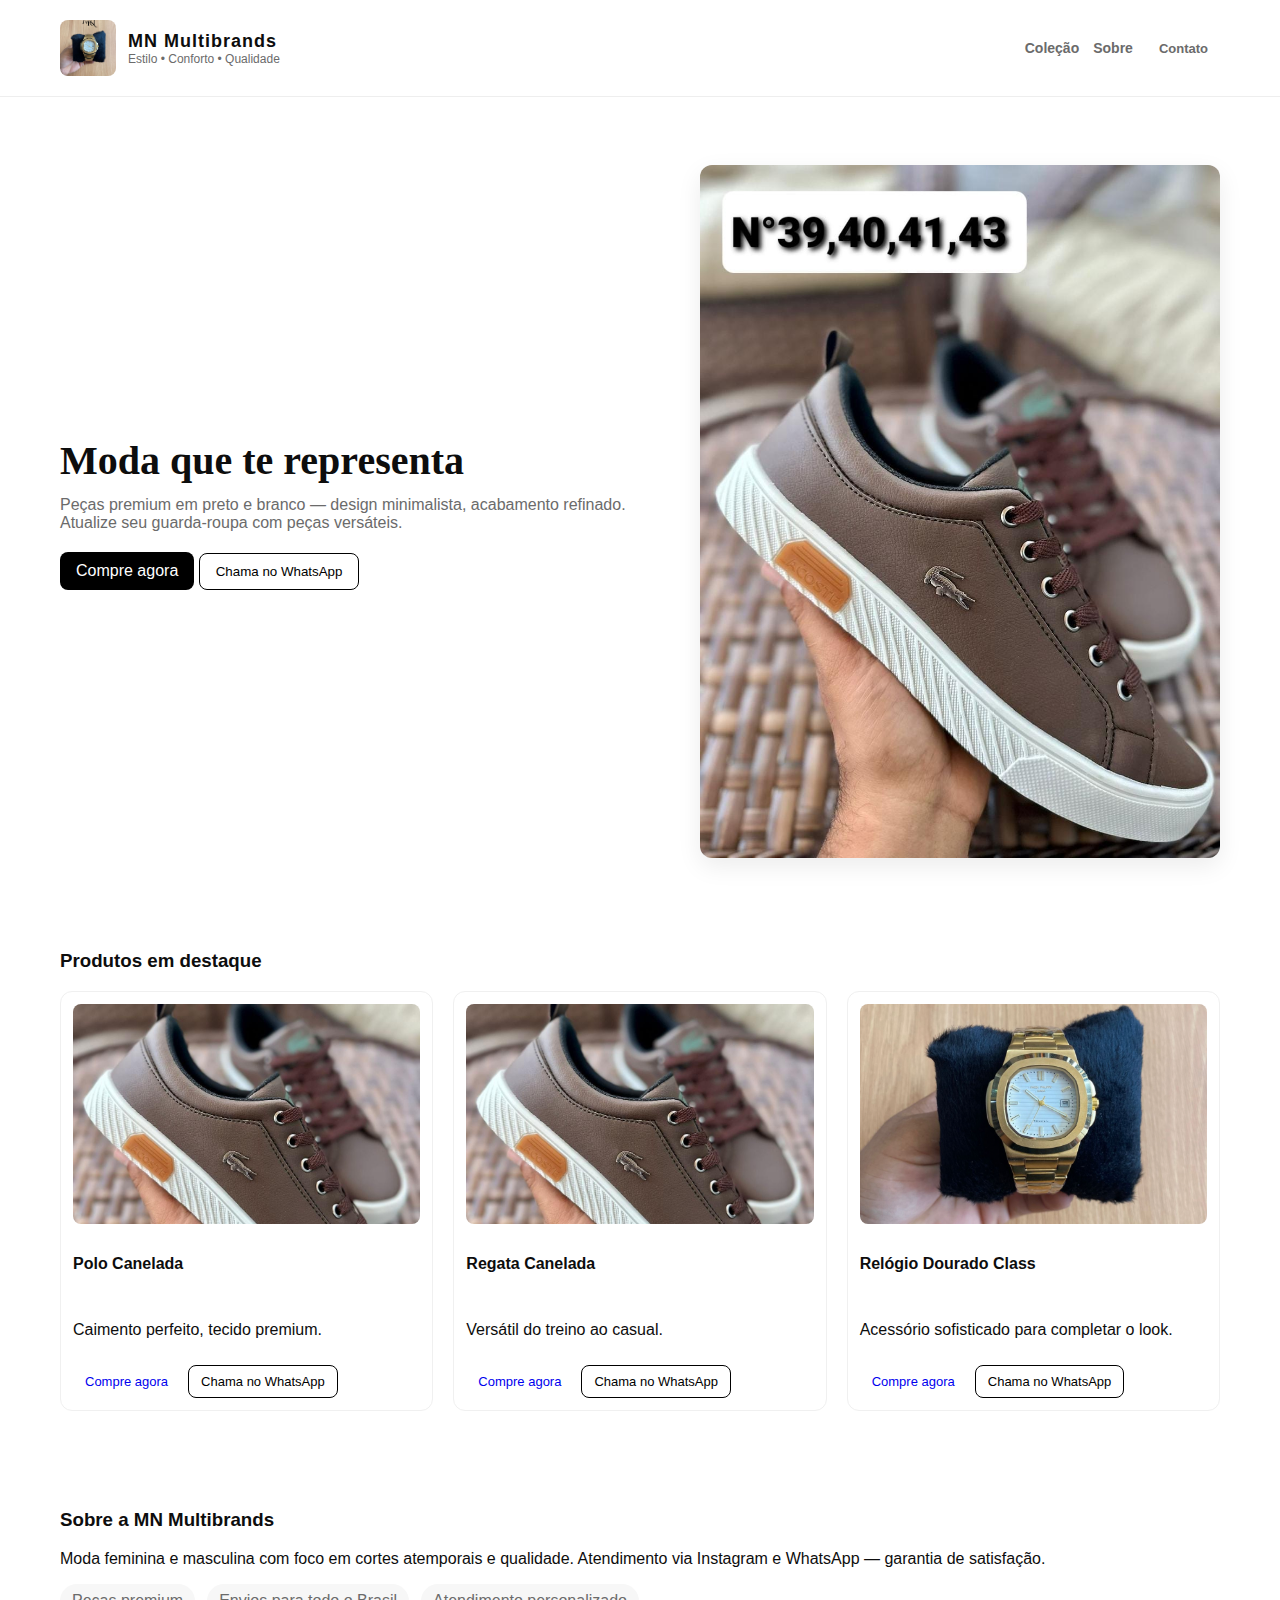
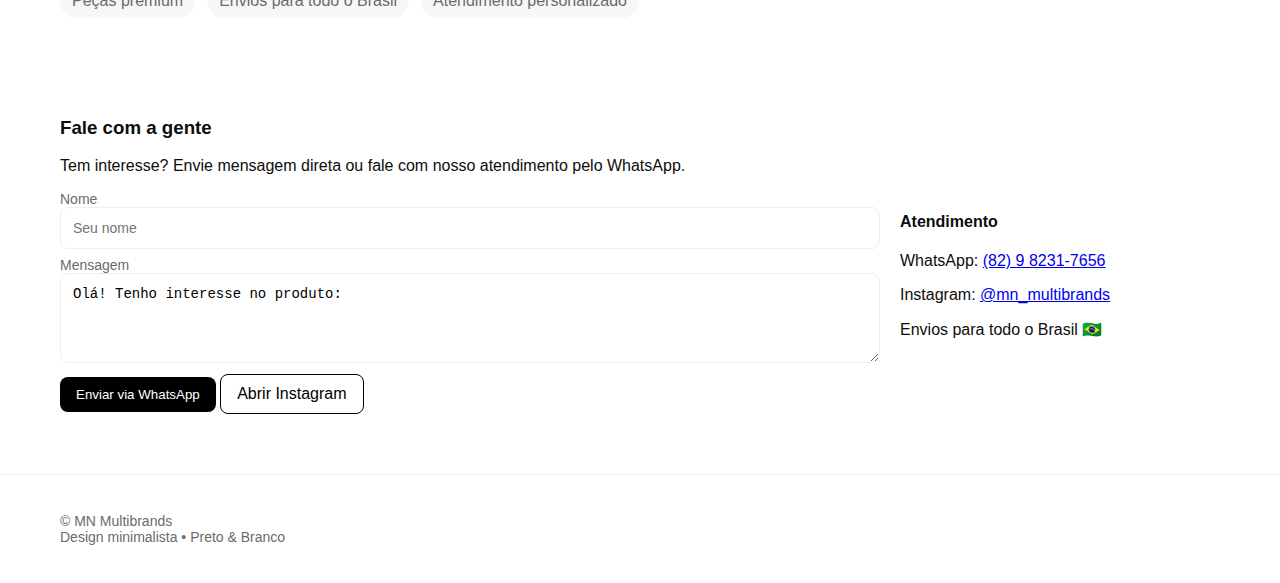
<file: index.html>
<!doctype html>
<html lang="pt-BR">
<head>
  <meta charset="utf-8" />
  <meta name="viewport" content="width=device-width,initial-scale=1" />
  <title>MN Multibrands — Moda & Estilo</title>
  <meta name="description" content="MN Multibrands — Moda masculina e feminina. Peças premium, looks versáteis e envio para todo o Brasil." />
  <link rel="stylesheet" href="style.css" />
</head>
<body>
  <header class="site-header">
    <div class="container header-inner">
      <div class="brand">
        <img src="images/logo.png" alt="MN Multibrands" class="logo" />
        <div>
          <h1>MN Multibrands</h1>
          <p class="tag">Estilo • Conforto • Qualidade</p>
        </div>
      </div>

      <nav class="nav">
        <a href="#colecao">Coleção</a>
        <a href="#sobre">Sobre</a>
        <a href="#contato" class="btn small">Contato</a>
      </nav>
    </div>
  </header>

  <main>
    <section class="hero">
      <div class="container hero-grid">
        <div class="hero-left">
          <h2>Moda que te representa</h2>
          <p class="lead">Peças premium em preto e branco — design minimalista, acabamento refinado. Atualize seu guarda-roupa com peças versáteis.</p>
          <div class="actions">
            <a class="btn primary" href="#colecao">Compre agora</a>
            <button class="btn outline" onclick="openWhatsApp()">Chama no WhatsApp</button>
          </div>
        </div>
        <div class="hero-right">
          <img src="images/prod1.jpg" alt="Coleção MN" class="hero-photo" />
        </div>
      </div>
    </section>

    <section id="colecao" class="container colecao">
      <h3>Produtos em destaque</h3>
      <div class="cards">
        <article class="card">
          <img src="images/prod1.jpg" alt="Produto 1" />
          <h4>Polo Canelada</h4>
          <p>Caimento perfeito, tecido premium.</p>
          <div class="card-actions">
            <a class="btn small" href="#contato">Compre agora</a>
            <button class="btn outline small" onclick="openWhatsApp('Polo Canelada')">Chama no WhatsApp</button>
          </div>
        </article>

        <article class="card">
          <img src="images/prod2.jpg" alt="Produto 2" />
          <h4>Regata Canelada</h4>
          <p>Versátil do treino ao casual.</p>
          <div class="card-actions">
            <a class="btn small" href="#contato">Compre agora</a>
            <button class="btn outline small" onclick="openWhatsApp('Regata Canelada')">Chama no WhatsApp</button>
          </div>
        </article>

        <article class="card">
          <img src="images/prod3.jpg" alt="Produto 3" />
          <h4>Relógio Dourado Class</h4>
          <p>Acessório sofisticado para completar o look.</p>
          <div class="card-actions">
            <a class="btn small" href="#contato">Compre agora</a>
            <button class="btn outline small" onclick="openWhatsApp('Relógio Dourado Class')">Chama no WhatsApp</button>
          </div>
        </article>
      </div>
    </section>

    <section id="sobre" class="container about">
      <h3>Sobre a MN Multibrands</h3>
      <p>Moda feminina e masculina com foco em cortes atemporais e qualidade. Atendimento via Instagram e WhatsApp — garantia de satisfação.</p>
      <ul class="features">
        <li>Peças premium</li>
        <li>Envios para todo o Brasil</li>
        <li>Atendimento personalizado</li>
      </ul>
    </section>

    <section id="contato" class="container contact">
      <h3>Fale com a gente</h3>
      <p>Tem interesse? Envie mensagem direta ou fale com nosso atendimento pelo WhatsApp.</p>

      <div class="contact-grid">
        <form id="contactForm" onsubmit="handleSubmit(event)" class="form">
          <label>Nome<input type="text" id="name" placeholder="Seu nome" required></label>
          <label>Mensagem<textarea id="message" rows="4">Olá! Tenho interesse no produto: </textarea></label>
          <div class="form-actions">
            <button type="submit" class="btn primary">Enviar via WhatsApp</button>
            <a class="btn outline" href="https://instagram.com/mn_multibrands" target="_blank">Abrir Instagram</a>
          </div>
        </form>

        <div class="contact-info">
          <h4>Atendimento</h4>
          <p>WhatsApp: <a href="https://wa.me/5582982317656" target="_blank"> (82) 9 8231-7656</a></p>
          <p>Instagram: <a href="https://instagram.com/mn_multibrands" target="_blank">@mn_multibrands</a></p>
          <p>Envios para todo o Brasil 🇧🇷</p>
        </div>
      </div>
    </section>
  </main>

  <footer class="site-footer">
    <div class="container footer-inner">
      <div>© MN Multibrands</div>
      <div>Design minimalista • Preto & Branco</div>
    </div>
  </footer>

  <script src="script.js"></script>
</body>
</html>
</file>
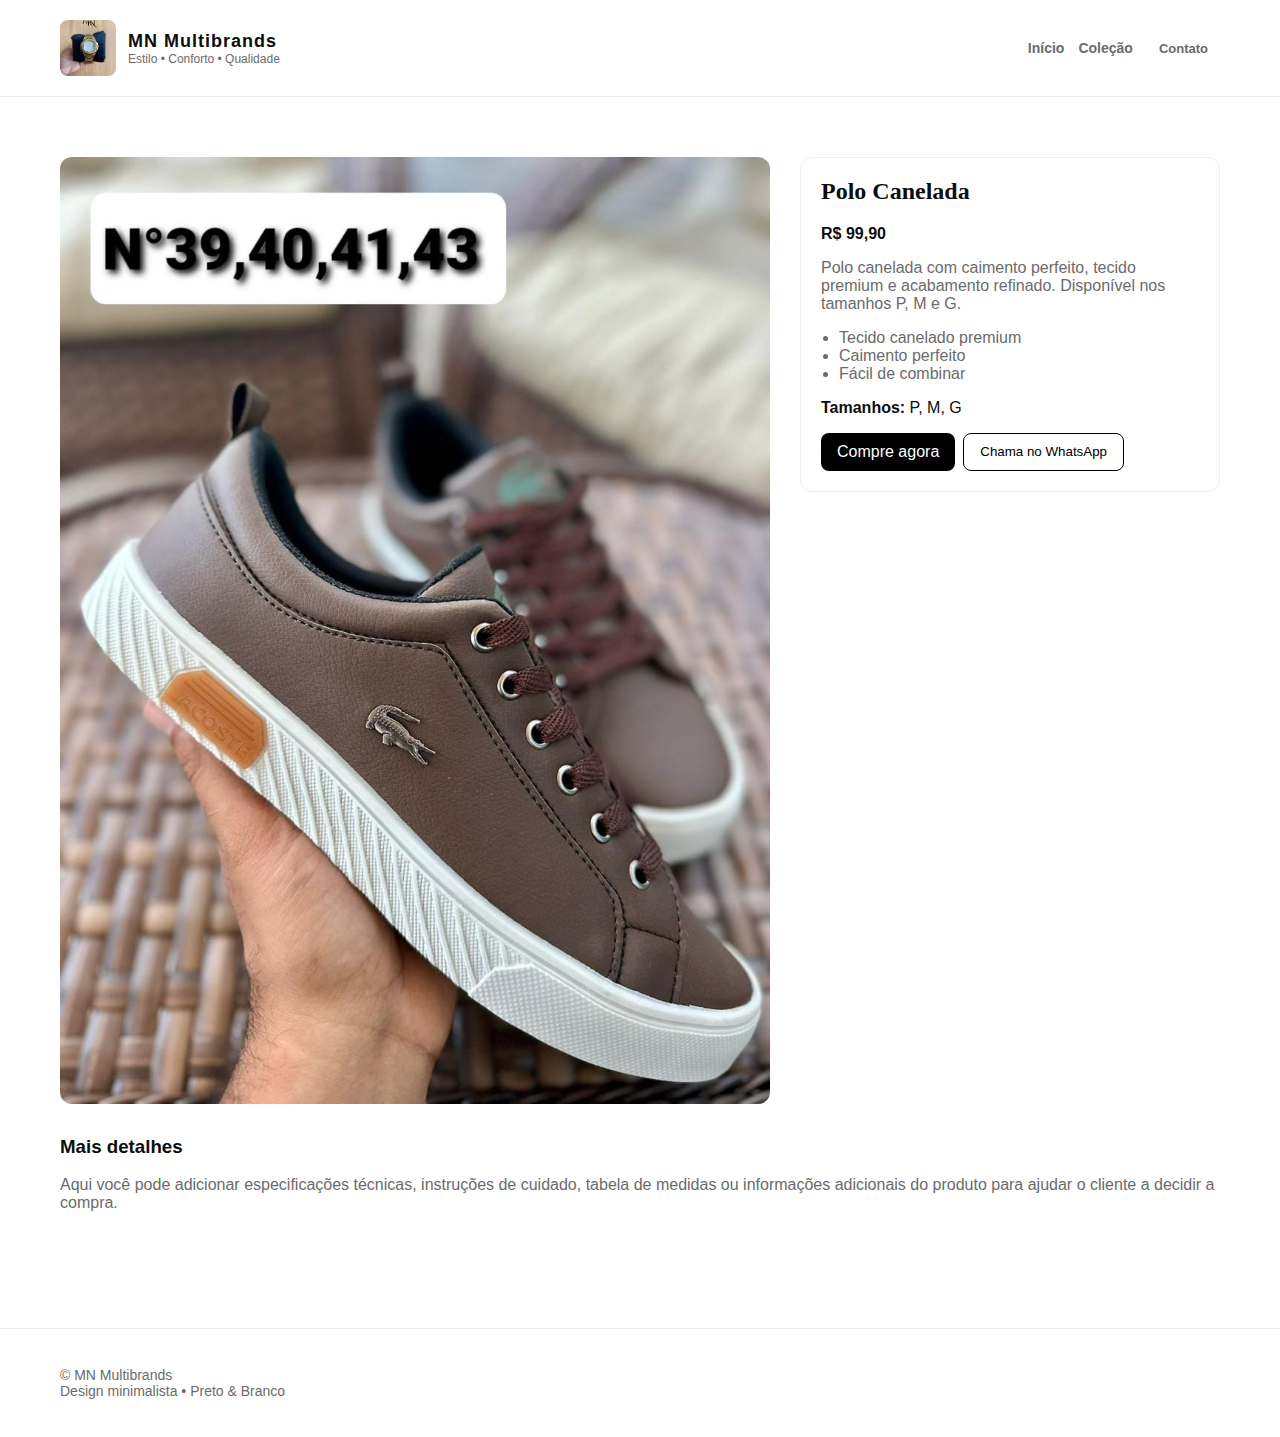
<file: product-polo.html>
<!doctype html>
<html lang="pt-BR">
<head>
  <meta charset="utf-8" />
  <meta name="viewport" content="width=device-width,initial-scale=1" />
  <title>Polo Canelada — MN Multibrands</title>
  <link rel="stylesheet" href="style.css" />
</head>
<body>
  <header class="site-header">
    <div class="container header-inner">
      <div class="brand">
        <img src="images/logo.png" alt="MN Multibrands" class="logo" />
        <div>
          <h1>MN Multibrands</h1>
          <p class="tag">Estilo • Conforto • Qualidade</p>
        </div>
      </div>

      <nav class="nav">
        <a href="index.html">Início</a>
        <a href="index.html#colecao">Coleção</a>
        <a href="index.html#contato" class="btn small">Contato</a>
      </nav>
    </div>
  </header>

  <main class="container">

    <section class="product-detail" style="padding:40px 0;">
      <div style="display:grid;grid-template-columns:1fr 420px;gap:30px;align-items:start;">
        <div>
          <img src="images/prod1.jpg" alt="Polo Canelada" style="width:100%;max-width:720px;border-radius:12px;object-fit:cover;"/>
        </div>
        <aside style="padding:20px;border:1px solid #f0f0f0;border-radius:12px;">
          <h2 style="font-family:'Times New Roman',Times,serif;margin-top:0">Polo Canelada</h2>
          <div style="font-weight:700;margin:8px 0">R$ 99,90</div>
          <p style="color:#6b6b6b">Polo canelada com caimento perfeito, tecido premium e acabamento refinado. Disponível nos tamanhos P, M e G.</p>
          <ul style="margin:12px 0 16px; padding-left:18px; color:#6b6b6b">
            <li>Tecido canelado premium</li><li>Caimento perfeito</li><li>Fácil de combinar</li>
          </ul>
          <p><strong>Tamanhos:</strong> P, M, G</p>
          <div style="margin-top:16px;display:flex;gap:8px;">
            <a class="btn primary" href="index.html#contato">Compre agora</a>
            <button class="btn outline" onclick="openWhatsApp('Polo Canelada')">Chama no WhatsApp</button>
          </div>
        </aside>
      </div>

      <section style="margin-top:28px;">
        <h3>Mais detalhes</h3>
        <p style="color:#6b6b6b">Aqui você pode adicionar especificações técnicas, instruções de cuidado, tabela de medidas ou informações adicionais do produto para ajudar o cliente a decidir a compra.</p>
      </section>
    </section>

  </main>
  <footer class="site-footer">
    <div class="container footer-inner">
      <div>© MN Multibrands</div>
      <div>Design minimalista • Preto & Branco</div>
    </div>
  </footer>
  <script src="script.js"></script>
</body>
</html>
</file>
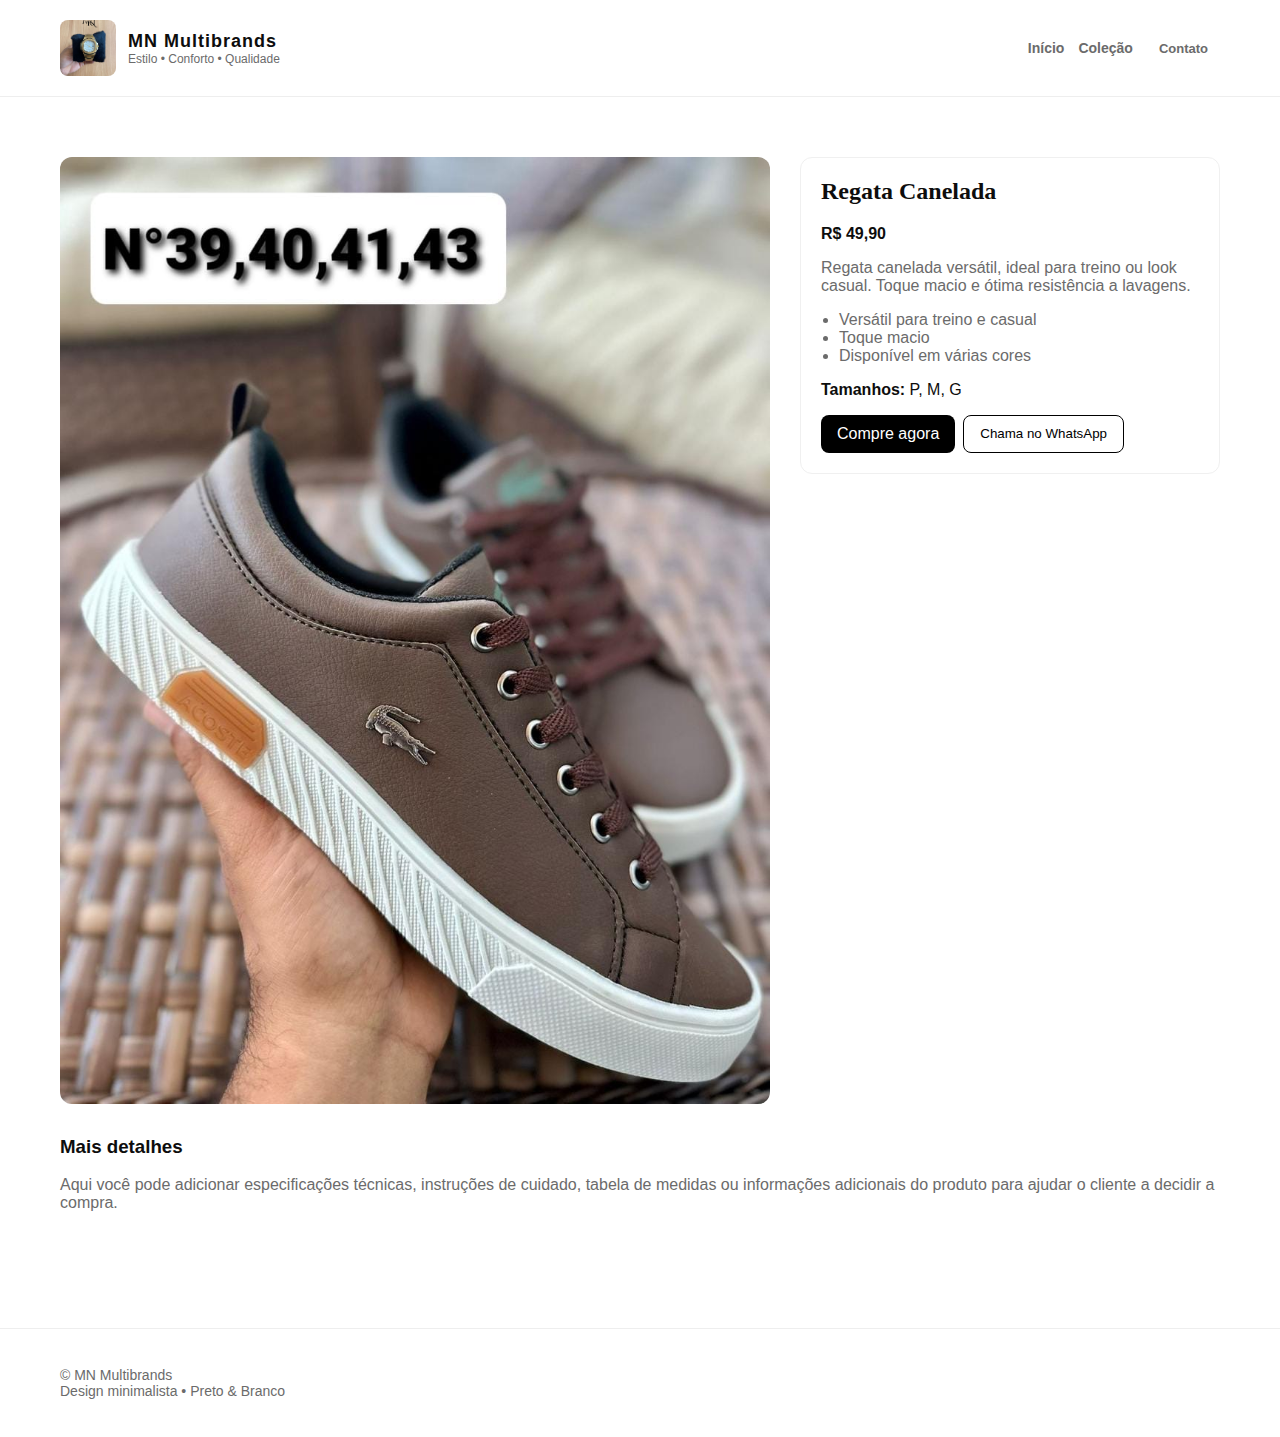
<file: product-regata.html>
<!doctype html>
<html lang="pt-BR">
<head>
  <meta charset="utf-8" />
  <meta name="viewport" content="width=device-width,initial-scale=1" />
  <title>Regata Canelada — MN Multibrands</title>
  <link rel="stylesheet" href="style.css" />
</head>
<body>
  <header class="site-header">
    <div class="container header-inner">
      <div class="brand">
        <img src="images/logo.png" alt="MN Multibrands" class="logo" />
        <div>
          <h1>MN Multibrands</h1>
          <p class="tag">Estilo • Conforto • Qualidade</p>
        </div>
      </div>

      <nav class="nav">
        <a href="index.html">Início</a>
        <a href="index.html#colecao">Coleção</a>
        <a href="index.html#contato" class="btn small">Contato</a>
      </nav>
    </div>
  </header>

  <main class="container">

    <section class="product-detail" style="padding:40px 0;">
      <div style="display:grid;grid-template-columns:1fr 420px;gap:30px;align-items:start;">
        <div>
          <img src="images/prod2.jpg" alt="Regata Canelada" style="width:100%;max-width:720px;border-radius:12px;object-fit:cover;"/>
        </div>
        <aside style="padding:20px;border:1px solid #f0f0f0;border-radius:12px;">
          <h2 style="font-family:'Times New Roman',Times,serif;margin-top:0">Regata Canelada</h2>
          <div style="font-weight:700;margin:8px 0">R$ 49,90</div>
          <p style="color:#6b6b6b">Regata canelada versátil, ideal para treino ou look casual. Toque macio e ótima resistência a lavagens.</p>
          <ul style="margin:12px 0 16px; padding-left:18px; color:#6b6b6b">
            <li>Versátil para treino e casual</li><li>Toque macio</li><li>Disponível em várias cores</li>
          </ul>
          <p><strong>Tamanhos:</strong> P, M, G</p>
          <div style="margin-top:16px;display:flex;gap:8px;">
            <a class="btn primary" href="index.html#contato">Compre agora</a>
            <button class="btn outline" onclick="openWhatsApp('Regata Canelada')">Chama no WhatsApp</button>
          </div>
        </aside>
      </div>

      <section style="margin-top:28px;">
        <h3>Mais detalhes</h3>
        <p style="color:#6b6b6b">Aqui você pode adicionar especificações técnicas, instruções de cuidado, tabela de medidas ou informações adicionais do produto para ajudar o cliente a decidir a compra.</p>
      </section>
    </section>

  </main>
  <footer class="site-footer">
    <div class="container footer-inner">
      <div>© MN Multibrands</div>
      <div>Design minimalista • Preto & Branco</div>
    </div>
  </footer>
  <script src="script.js"></script>
</body>
</html>
</file>
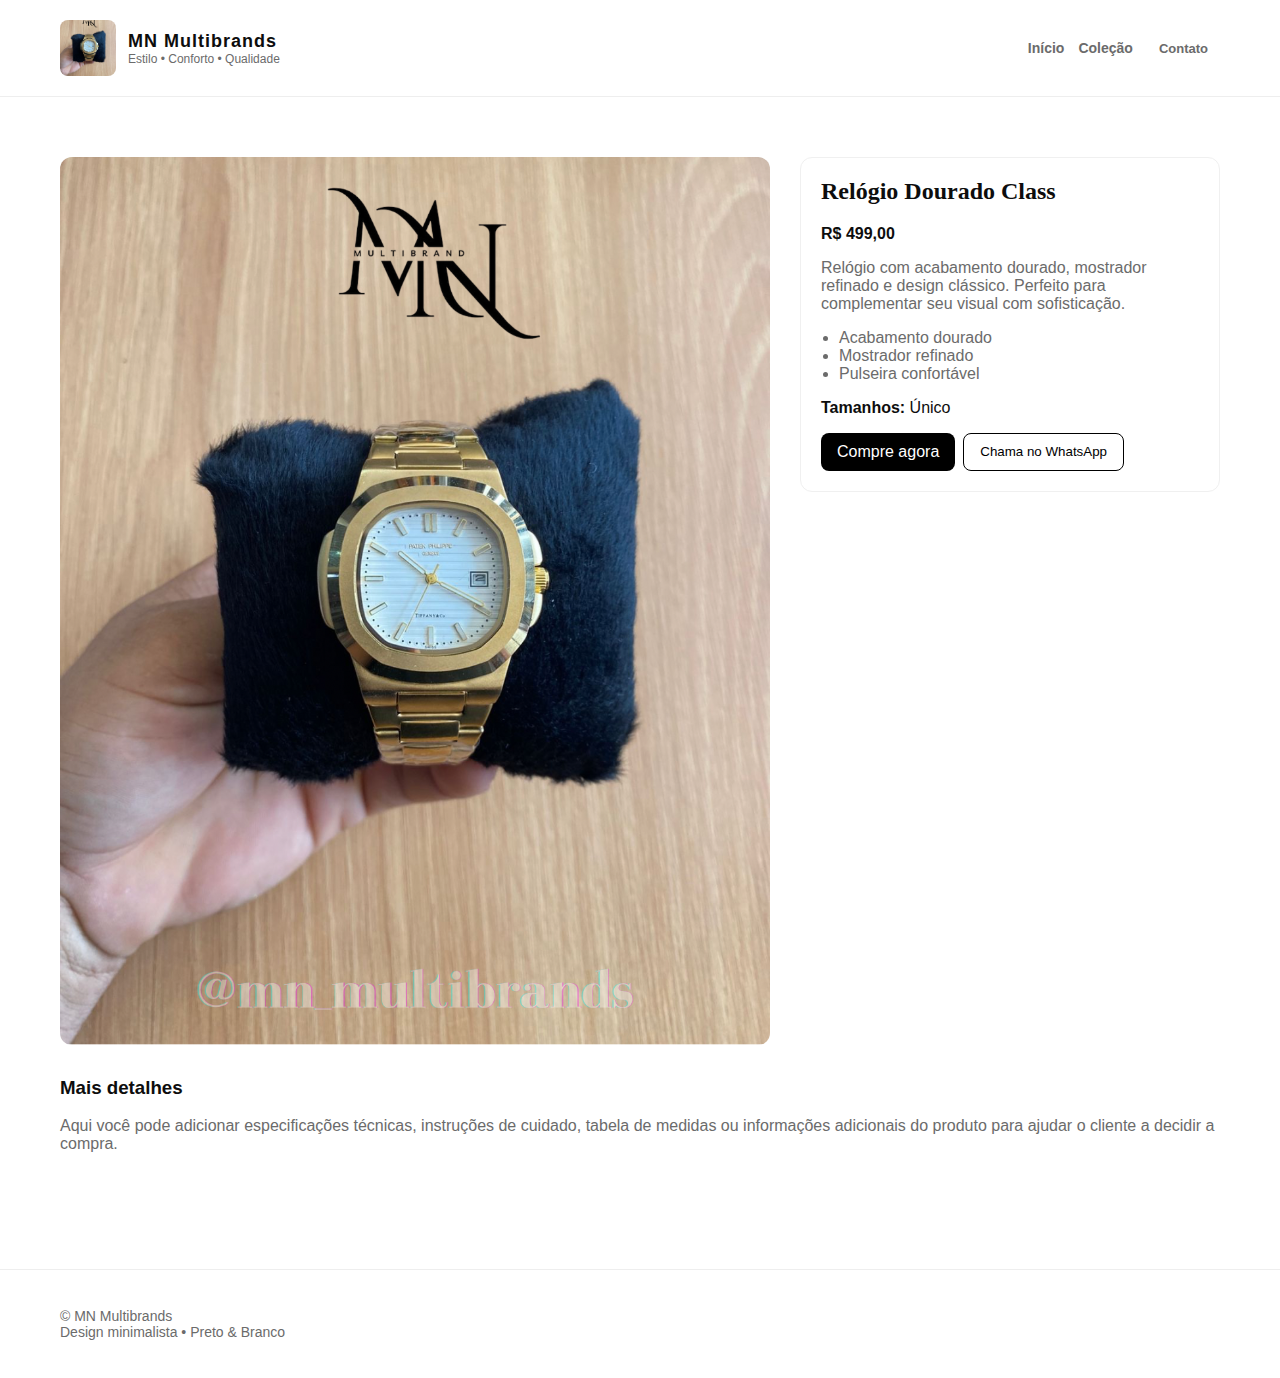
<file: product-relogio.html>
<!doctype html>
<html lang="pt-BR">
<head>
  <meta charset="utf-8" />
  <meta name="viewport" content="width=device-width,initial-scale=1" />
  <title>Relógio Dourado Class — MN Multibrands</title>
  <link rel="stylesheet" href="style.css" />
</head>
<body>
  <header class="site-header">
    <div class="container header-inner">
      <div class="brand">
        <img src="images/logo.png" alt="MN Multibrands" class="logo" />
        <div>
          <h1>MN Multibrands</h1>
          <p class="tag">Estilo • Conforto • Qualidade</p>
        </div>
      </div>

      <nav class="nav">
        <a href="index.html">Início</a>
        <a href="index.html#colecao">Coleção</a>
        <a href="index.html#contato" class="btn small">Contato</a>
      </nav>
    </div>
  </header>

  <main class="container">

    <section class="product-detail" style="padding:40px 0;">
      <div style="display:grid;grid-template-columns:1fr 420px;gap:30px;align-items:start;">
        <div>
          <img src="images/prod3.jpg" alt="Relógio Dourado Class" style="width:100%;max-width:720px;border-radius:12px;object-fit:cover;"/>
        </div>
        <aside style="padding:20px;border:1px solid #f0f0f0;border-radius:12px;">
          <h2 style="font-family:'Times New Roman',Times,serif;margin-top:0">Relógio Dourado Class</h2>
          <div style="font-weight:700;margin:8px 0">R$ 499,00</div>
          <p style="color:#6b6b6b">Relógio com acabamento dourado, mostrador refinado e design clássico. Perfeito para complementar seu visual com sofisticação.</p>
          <ul style="margin:12px 0 16px; padding-left:18px; color:#6b6b6b">
            <li>Acabamento dourado</li><li>Mostrador refinado</li><li>Pulseira confortável</li>
          </ul>
          <p><strong>Tamanhos:</strong> Único</p>
          <div style="margin-top:16px;display:flex;gap:8px;">
            <a class="btn primary" href="index.html#contato">Compre agora</a>
            <button class="btn outline" onclick="openWhatsApp('Relógio Dourado Class')">Chama no WhatsApp</button>
          </div>
        </aside>
      </div>

      <section style="margin-top:28px;">
        <h3>Mais detalhes</h3>
        <p style="color:#6b6b6b">Aqui você pode adicionar especificações técnicas, instruções de cuidado, tabela de medidas ou informações adicionais do produto para ajudar o cliente a decidir a compra.</p>
      </section>
    </section>

  </main>
  <footer class="site-footer">
    <div class="container footer-inner">
      <div>© MN Multibrands</div>
      <div>Design minimalista • Preto & Branco</div>
    </div>
  </footer>
  <script src="script.js"></script>
</body>
</html>
</file>
<file: style.css>
/* MN Multibrands - refined black & white theme */
:root{
  --bg:#ffffff;
  --text:#0d0d0d;
  --muted:#6b6b6b;
  --accent:#000000;
  --maxw:1200px;
}
*{box-sizing:border-box}
body{margin:0;font-family: 'Helvetica Neue', Arial, sans-serif;color:var(--text);background:var(--bg);-webkit-font-smoothing:antialiased}
.container{max-width:var(--maxw);margin:0 auto;padding:20px}
.site-header{position:sticky;top:0;background:#fff;border-bottom:1px solid #eee;z-index:20}
.header-inner{display:flex;align-items:center;gap:20px}
.brand{display:flex;align-items:center;gap:12px}
.logo{width:56px;height:56px;object-fit:cover;border-radius:8px}
.brand h1{font-size:18px;margin:0;letter-spacing:1px}
.brand .tag{margin:0;font-size:12px;color:var(--muted)}
.nav{margin-left:auto;display:flex;gap:14px;align-items:center}
.nav a{color:var(--muted);text-decoration:none;font-weight:600;font-size:14px}
.btn{display:inline-flex;align-items:center;gap:8px;padding:10px 16px;border-radius:8px;border:0;cursor:pointer;text-decoration:none}
.btn.small{padding:8px 12px;font-size:13px}
.btn.primary{background:#000;color:#fff}
.btn.outline{background:transparent;color:#000;border:1px solid #000}

/* Hero */
.hero{padding:48px 0}
.hero-grid{display:grid;grid-template-columns:1fr 520px;gap:30px;align-items:center}
.hero-left h2{font-family: 'Times New Roman', Times, serif;font-size:40px;margin:0 0 12px}
.lead{color:var(--muted);font-size:16px;margin:0 0 20px}
.hero-photo{width:100%;height:auto;border-radius:12px;object-fit:cover;box-shadow:0 8px 24px rgba(0,0,0,0.08)}

/* Cards */
.colecao h3{margin-top:0}
.cards{display:grid;grid-template-columns:repeat(3,1fr);gap:20px;margin-top:16px}
.card{border:1px solid #f0f0f0;padding:12px;border-radius:12px;background:#fff;display:flex;flex-direction:column;gap:10px}
.card img{width:100%;height:220px;object-fit:cover;border-radius:8px}
.card-actions{margin-top:auto;display:flex;gap:8px}

/* About / Contact */
.about, .contact{margin-top:40px}
.features{display:flex;gap:12px;list-style:none;padding:0;margin:12px 0 0}
.features li{background:#f7f7f7;padding:8px 12px;border-radius:999px;color:var(--muted)}
.contact-grid{display:grid;grid-template-columns:1fr 320px;gap:20px;align-items:start}
.form label{display:block;font-size:14px;color:var(--muted);margin-bottom:8px}
.form input,.form textarea{width:100%;padding:12px;border-radius:8px;border:1px solid #eee;font-size:14px}

/* Footer */
.site-footer{border-top:1px solid #eee;padding:18px 0;margin-top:40px;color:var(--muted);font-size:14px}

/* Responsive */
@media (max-width:1000px){
  .hero-grid{grid-template-columns:1fr}
  .cards{grid-template-columns:repeat(2,1fr)}
  .contact-grid{grid-template-columns:1fr}
}
@media (max-width:600px){
  .cards{grid-template-columns:1fr}
  .brand h1{font-size:16px}
  .hero-left h2{font-size:28px}
}
</file>
